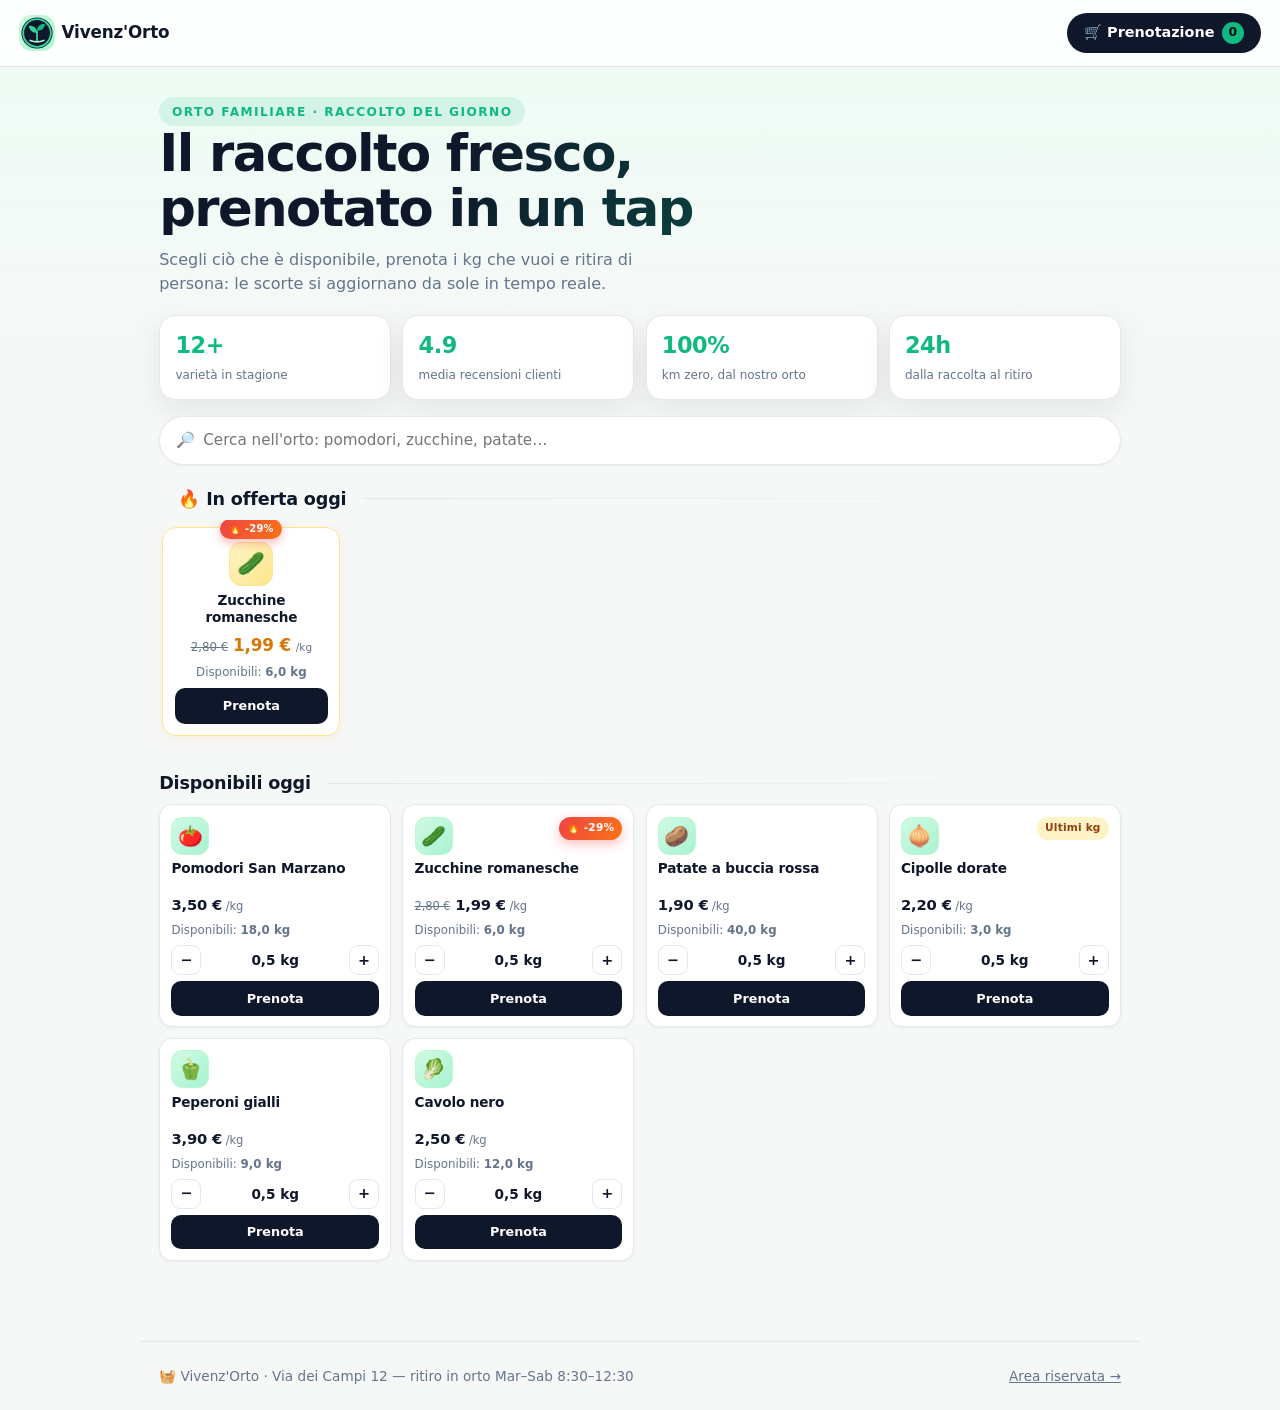
<file: index.html>
<!DOCTYPE html>
<html lang="it">
<head>
<meta charset="UTF-8">
<meta name="viewport" content="width=device-width, initial-scale=1.0">
<title>Vivenz'Orto — Raccolto fresco, prenotazione al kg</title>
<meta name="description" content="Prenota online frutta e verdura raccolta il giorno stesso da Vivenz'Orto. Offerte del giorno, scorte in tempo reale, ritiro di persona in orto.">
<link rel="icon" href="data:image/svg+xml,%3Csvg%20xmlns='http://www.w3.org/2000/svg'%20viewBox='0%200%2048%2048'%3E%3Ccircle%20cx='24'%20cy='24'%20r='22'%20fill='%230f172a'/%3E%3Ccircle%20cx='24'%20cy='24'%20r='19.5'%20fill='none'%20stroke='%2334d399'%20stroke-width='2.6'/%3E%3Cpath%20d='M24,34.5V21.5'%20stroke='%2334d399'%20stroke-width='2.6'%20stroke-linecap='round'/%3E%3Cpath%20d='M24,23.5C24,16.5,18,13,12.5,14C13.5,20.5,18,24,24,23.5Z'%20fill='%2334d399'/%3E%3Cpath%20d='M24,20.5C24,14,30,10.5,35,11.5C34.5,17.5,30,21,24,20.5Z'%20fill='%2310b981'/%3E%3Cpath%20d='M14.5,34.5Q24,38.5,33.5,34.5'%20fill='none'%20stroke='%23a7f3d0'%20stroke-width='2.4'%20stroke-linecap='round'/%3E%3C/svg%3E">
<link rel="stylesheet" href="style.css">
<style>
  /* Supplementi specifici della homepage (il design system resta in style.css) */
  .skip{position:absolute;left:-9999px}
  .skip:focus{left:1rem;top:1rem;z-index:99;background:#0f172a;color:#fff;padding:.5rem .8rem;border-radius:8px}
  .brand{font-weight:800;font-size:1.05rem;text-decoration:none;color:inherit;letter-spacing:-.01em}
  .kicker{display:inline-block;font-size:.76rem;font-weight:700;letter-spacing:.12em;text-transform:uppercase;color:var(--accent,#059669);background:rgba(16,185,129,.12);padding:.35rem .8rem;border-radius:99px}
  .hero{max-width:1000px;margin:0 auto;padding:1.9rem 1.2rem 1rem}
  .stats{display:grid;grid-template-columns:repeat(2,1fr);gap:.7rem;margin-top:1.2rem}
  @media(min-width:700px){.stats{grid-template-columns:repeat(4,1fr)}}
  .stat{background:var(--card,#fff);border:1px solid var(--line,#e2e8f0);border-radius:var(--radius,14px);padding:.8rem .95rem;box-shadow:var(--shadow,0 1px 3px rgba(15,23,42,.06))}
  .stat strong{display:block;font-size:1.4rem;letter-spacing:-.02em;color:var(--accent,#059669)}
  .stat span{font-size:.75rem;color:var(--muted,#64748b)}
  .price{font-weight:800}
  .price small{color:var(--muted,#64748b);font-weight:500;font-size:.72rem}
  .price s{color:var(--muted);font-weight:500;font-size:.78em}
  .price .now{color:#d97706}
  .stock{font-size:.74rem;color:var(--muted,#64748b)}
  .badge{position:absolute;top:.7rem;right:.7rem;font-size:.66rem;font-weight:700;padding:.22rem .5rem;border-radius:99px;background:#fef3c7;color:#92400e}
  .badge.out{background:#fee2e2;color:#991b1b}
  .badge.sale{background:linear-gradient(120deg,#ef4444,#f97316);color:#fff;box-shadow:0 4px 12px rgba(239,68,68,.35)}
  .stepper{display:flex;align-items:center;gap:.45rem}
  .stepper button,.mini{width:30px;height:30px;border-radius:9px;border:1px solid var(--line,#e2e8f0);background:#fff;font-size:.9rem;font-weight:700;cursor:pointer;color:var(--ink,#0f172a);display:grid;place-items:center;transition:border-color .15s,background .15s}
  .stepper button:hover,.mini:hover{border-color:var(--accent);background:#ecfdf5}
  .stepper .kg{flex:1;text-align:center;font-weight:600;font-size:.85rem;font-variant-numeric:tabular-nums}
  .soldout{opacity:.55}
  .soldout .stepper,.soldout .product-add{display:none}
  .cart-head{display:flex;justify-content:space-between;align-items:center}
  .cart li{display:flex;justify-content:space-between;align-items:center;gap:.5rem;padding:.65rem 0;border-bottom:1px dashed var(--line,#e2e8f0);font-size:.9rem;list-style:none}
  .cart small{color:var(--muted,#64748b)}
  #cart-total{font-weight:800;margin-top:.8rem;text-align:right}
  #checkout:disabled{opacity:.45;cursor:not-allowed}
  .note{font-size:.75rem;color:var(--muted,#64748b);margin-top:.6rem}
  #cart-count:empty{display:none}
  .toast{position:fixed;left:50%;bottom:1.2rem;transform:translate(-50%,20px);background:#0f172a;color:#fff;padding:.8rem 1.2rem;border-radius:99px;font-size:.9rem;opacity:0;pointer-events:none;transition:.3s;z-index:60;box-shadow:0 10px 30px rgba(0,0,0,.25);max-width:90vw;text-align:center}
  .toast.show{opacity:1;transform:translate(-50%,0)}
  footer{max-width:1000px;margin:2rem auto 0;padding:1.5rem 1.2rem;border-top:1px solid var(--line,#e2e8f0);color:var(--muted,#64748b);font-size:.85rem;display:flex;flex-wrap:wrap;gap:.5rem 1.5rem;justify-content:space-between}
  footer a{color:inherit}
</style>
</head>
<body>
<a class="skip" href="#prodotti">Salta al contenuto</a>

<header>
  <a class="brand" href="index.html">
    <svg class="logo-mark" viewBox="0 0 48 48" aria-hidden="true" focusable="false">
      <circle cx="24" cy="24" r="22" fill="#0f172a"/>
      <circle cx="24" cy="24" r="19.5" fill="none" stroke="#34d399" stroke-width="2.6"/>
      <path d="M24 34.5V21.5" stroke="#34d399" stroke-width="2.6" stroke-linecap="round"/>
      <path d="M24 23.5C24 16.5 18 13 12.5 14C13.5 20.5 18 24 24 23.5Z" fill="#34d399"/>
      <path d="M24 20.5C24 14 30 10.5 35 11.5C34.5 17.5 30 21 24 20.5Z" fill="#10b981"/>
      <path d="M14.5 34.5Q24 38.5 33.5 34.5" fill="none" stroke="#a7f3d0" stroke-width="2.4" stroke-linecap="round"/>
    </svg>
    <span id="brand-name">Vivenz'Orto</span>
  </a>
  <button id="cart-btn" aria-label="Apri il carrello del ritiro">🛒 Prenotazione <span id="cart-count"></span></button>
</header>

<section class="hero">
  <p class="kicker" id="hero-kicker">Orto familiare · Raccolto del giorno</p>
  <h1 id="hero-title">Il raccolto fresco,<br>prenotato in un tap</h1>
  <p class="sub" id="hero-sub">Scegli ciò che è disponibile, prenota i kg che vuoi e ritira di persona: le scorte si aggiornano da sole in tempo reale.</p>
  <div class="stats" id="hero-stats">
    <div class="stat"><strong>12+</strong><span>varietà in stagione</span></div>
    <div class="stat"><strong>4.9</strong><span>media recensioni clienti</span></div>
    <div class="stat"><strong>100%</strong><span>km zero, dal nostro orto</span></div>
    <div class="stat"><strong>24h</strong><span>dalla raccolta al ritiro</span></div>
  </div>
</section>

<!-- Ricerca -->
<div class="toolbar" role="search">
  <div class="search-box">
    <span class="ico" aria-hidden="true">🔎</span>
    <input id="search" type="search" placeholder="Cerca nell'orto: pomodori, zucchine, patate…" aria-label="Cerca i prodotti disponibili">
    <button id="search-clear" class="mini hidden" type="button" aria-label="Azzera la ricerca">✕</button>
  </div>
</div>

<!-- Offerte del giorno (carosello orizzontale, impostate dall'admin) -->
<section id="offerte" aria-label="Prodotti in offerta">
  <div class="section-head"><h2>🔥 In offerta oggi</h2><div class="line"></div></div>
  <div id="offers"></div>
</section>

<main id="prodotti">
  <div class="section-head"><h2>Disponibili oggi</h2><div class="line"></div></div>
  <div id="products" class="grid"></div>
</main>

<footer>
  <span id="footer-info">
    <svg class="logo-mark small" viewBox="0 0 48 48" aria-hidden="true" focusable="false">
      <circle cx="24" cy="24" r="22" fill="#0f172a"/>
      <circle cx="24" cy="24" r="19.5" fill="none" stroke="#34d399" stroke-width="2.6"/>
      <path d="M24 34.5V21.5" stroke="#34d399" stroke-width="2.6" stroke-linecap="round"/>
      <path d="M24 23.5C24 16.5 18 13 12.5 14C13.5 20.5 18 24 24 23.5Z" fill="#34d399"/>
      <path d="M24 20.5C24 14 30 10.5 35 11.5C34.5 17.5 30 21 24 20.5Z" fill="#10b981"/>
      <path d="M14.5 34.5Q24 38.5 33.5 34.5" fill="none" stroke="#a7f3d0" stroke-width="2.4" stroke-linecap="round"/>
    </svg>
    <span id="footer-text">Vivenz'Orto · Via dei Campi 12 — ritiro in orto Mar–Sab 8:30–12:30</span>
  </span>
  <span><a href="admin.html">Area riservata →</a></span>
</footer>

<aside id="cart" class="cart hidden" aria-label="Carrello del ritiro">
  <div class="cart-head">
    <h2 id="cart-title">Il tuo ritiro</h2>
    <button id="cart-close" class="mini" aria-label="Chiudi carrello">✕</button>
  </div>

  <!-- Step 1: riepilogo -->
  <div id="cart-view">
    <ul id="cart-list"></ul>
    <p id="cart-total"></p>
    <button id="checkout">Continua — inserisci i tuoi dati</button>
  </div>

  <!-- Step 2: dati per il ritiro -->
  <div id="step-data" class="hidden">
    <button id="back-cart" class="btn-ghost back" type="button">← Torna al riepilogo</button>
    <form id="cust-form" class="c-form" novalidate>
      <div class="c-row">
        <label>Nome <input name="fname" autocomplete="given-name" required>
          <small class="field-err">Inserisci il nome</small></label>
        <label>Cognome <input name="lname" autocomplete="family-name" required>
          <small class="field-err">Inserisci il cognome</small></label>
      </div>
      <label>Telefono <input name="phone" type="tel" inputmode="tel" autocomplete="tel" placeholder="333 1234567" required>
        <small class="field-err">Numero non valido</small></label>
      <label>Email <input name="email" type="email" inputmode="email" autocomplete="email" placeholder="nome@email.it" required>
        <small class="field-err">Email non valida</small></label>
      <label>Note per il ritiro <span class="opt">(facoltative)</span>
        <input name="notes" placeholder="Es. passo a ritirare verso le 10:30"></label>
      <p class="c-total-line">Totale da pagare al ritiro: <strong id="step-total"></strong></p>
      <button class="c-submit" type="submit">Confermo l'ordine 🌱</button>
    </form>
  </div>

  <!-- Step 3: ordine confermato -->
  <div id="step-done" class="hidden" aria-live="polite">
    <div class="done-box">
      <div class="done-ico">🌱</div>
      <h3>Prenotazione confermata!</h3>
      <p id="done-msg"></p>
      <ul class="done-recap" id="done-recap"></ul>
      <p class="done-total">Da pagare al ritiro: <strong id="done-total"></strong></p>
      <button id="done-close" class="c-submit" type="button">Perfetto, a presto! 👋</button>
    </div>
  </div>

  <p class="note">Nessun pagamento online: paghi in contanti o con POS al ritiro in orto.</p>
</aside>

<div id="toast" class="toast" role="status" aria-live="polite"></div>

<script src="script.js"></script>
</body>
</html>
</file>
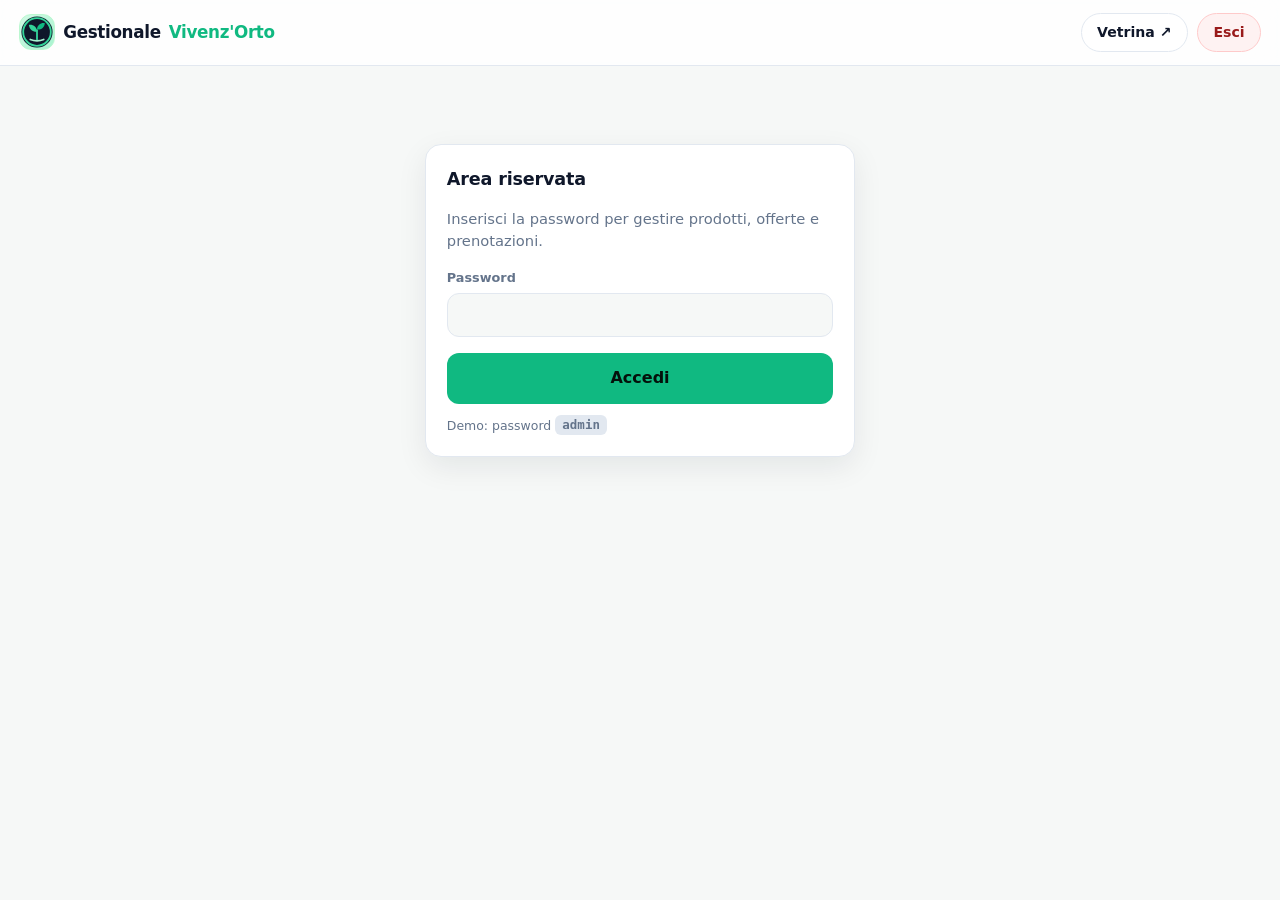
<file: admin.html>
<!DOCTYPE html>
<html lang="it">
<head>
<meta charset="UTF-8">
<meta name="viewport" content="width=device-width, initial-scale=1.0">
<title>Vivenz'Orto — Gestionale</title>
<link rel="icon" href="data:image/svg+xml,%3Csvg%20xmlns='http://www.w3.org/2000/svg'%20viewBox='0%200%2048%2048'%3E%3Ccircle%20cx='24'%20cy='24'%20r='22'%20fill='%230f172a'/%3E%3Ccircle%20cx='24'%20cy='24'%20r='19.5'%20fill='none'%20stroke='%2334d399'%20stroke-width='2.6'/%3E%3Cpath%20d='M24,34.5V21.5'%20stroke='%2334d399'%20stroke-width='2.6'%20stroke-linecap='round'/%3E%3Cpath%20d='M24,23.5C24,16.5,18,13,12.5,14C13.5,20.5,18,24,24,23.5Z'%20fill='%2334d399'/%3E%3Cpath%20d='M24,20.5C24,14,30,10.5,35,11.5C34.5,17.5,30,21,24,20.5Z'%20fill='%2310b981'/%3E%3Cpath%20d='M14.5,34.5Q24,38.5,33.5,34.5'%20fill='none'%20stroke='%23a7f3d0'%20stroke-width='2.4'%20stroke-linecap='round'/%3E%3C/svg%3E">
<link rel="stylesheet" href="style.css">
<style>
  /* Supplementi specifici del gestionale */
  .f-grid .check{flex-direction:row;align-items:center;gap:.55rem;text-transform:none;letter-spacing:0;font-size:.88rem;color:var(--ink);cursor:pointer}
  .f-grid .check input{width:1.05rem;height:1.05rem;accent-color:var(--accent);cursor:pointer;padding:0}
  .sale-chip{display:inline-block;margin-top:.25rem;font-size:.72rem;font-weight:800;color:#92400e;background:#fef3c7;border:1px solid #fde68a;padding:.12rem .5rem;border-radius:99px}
  #p-form .sale-on{border-color:var(--accent);box-shadow:0 0 0 3px rgba(16,185,129,.15)}
  /* Sezione testi del sito */
  .sub-h{font-size:.72rem;font-weight:800;text-transform:uppercase;letter-spacing:.08em;color:var(--muted);margin:1.3rem 0 .05rem;padding-top:1.1rem;border-top:1px dashed var(--line)}
  #hero-form .sub-h:first-child,form:first-of-type .sub-h{margin-top:0;padding-top:0;border-top:0}
  .f-grid .pair{display:grid;grid-template-columns:92px 1fr;gap:.45rem}
  .f-grid .pair input{min-width:0}
  .f-grid textarea{resize:vertical;min-height:2.5rem;line-height:1.4}
  .save-hint{font-size:.74rem;color:var(--muted);margin-top:.4rem}
</style>
</head>
<body class="admin">

<header class="site-header">
  <a class="logo" href="admin.html">
    <svg class="logo-mark" viewBox="0 0 48 48" aria-hidden="true" focusable="false">
      <circle cx="24" cy="24" r="22" fill="#0f172a"/>
      <circle cx="24" cy="24" r="19.5" fill="none" stroke="#34d399" stroke-width="2.6"/>
      <path d="M24 34.5V21.5" stroke="#34d399" stroke-width="2.6" stroke-linecap="round"/>
      <path d="M24 23.5C24 16.5 18 13 12.5 14C13.5 20.5 18 24 24 23.5Z" fill="#34d399"/>
      <path d="M24 20.5C24 14 30 10.5 35 11.5C34.5 17.5 30 21 24 20.5Z" fill="#10b981"/>
      <path d="M14.5 34.5Q24 38.5 33.5 34.5" fill="none" stroke="#a7f3d0" stroke-width="2.4" stroke-linecap="round"/>
    </svg>
    Gestionale <span id="admin-shop">Vivenz'Orto</span>
  </a>
  <div class="head-actions">
    <a class="btn-ghost" href="index.html">Vetrina ↗</a>
    <button id="logout" class="btn-danger" type="button">Esci</button>
  </div>
</header>

<main class="admin-wrap">

  <!-- Login -->
  <section id="gate" class="gate card">
    <h2>Area riservata</h2>
    <p class="muted">Inserisci la password per gestire prodotti, offerte e prenotazioni.</p>
    <form id="login-form">
      <label>Password <input id="pass" type="password" required></label>
      <button class="btn-primary big" type="submit">Accedi</button>
      <p class="hint">Demo: password <code>admin</code></p>
    </form>
  </section>

  <!-- Pannello -->
  <div id="panel" class="hidden">

    <section id="alerts" aria-label="Avvisi scorte"></section>

    <section class="card">
      <h2>📋 Prenotazioni</h2>
      <div id="orders"></div>
    </section>

    <section class="card">
      <h2 id="form-title">➕ Nuovo prodotto</h2>
      <form id="p-form">
        <div class="f-grid">
          <label>Emoji <input name="emoji" maxlength="4" placeholder="🥬"></label>
          <label>Prezzo €/kg <input name="price" type="number" step="0.10" min="0.10" required></label>
          <label class="full">Nome prodotto <input name="name" required></label>
          <label class="full">Descrizione <input name="desc" required></label>
          <label>Disponibilità (kg) <input name="available" type="number" step="0.5" min="0" required></label>
          <label>Allerta se sotto (kg) <input name="threshold" type="number" step="0.5" min="0" required></label>
          <label class="full check"><input type="checkbox" name="sale"> 🔥 Metti in offerta (appare in alto nella vetrina, con prezzo barrato)</label>
          <label class="full">Prezzo di offerta €/kg <input name="salePrice" type="number" step="0.10" min="0.10" placeholder="Es. 1,99 — serve solo se in offerta"></label>
        </div>
        <div class="f-actions">
          <button class="btn-primary" type="submit">Salva prodotto</button>
          <button class="btn-ghost hidden" id="cancel-edit" type="button">Annulla modifica</button>
        </div>
      </form>
    </section>

    <section class="card">
      <h2>🥬 Prodotti</h2>
      <div id="plist"></div>
    </section>

    <section class="card">
      <h2>✍️ Testi del sito</h2>
      <p class="muted" style="margin-bottom:.2rem">Personalizza il benvenuto e i recap dell'orto nella vetrina: le modifiche sono immediatamente visibili in homepage.</p>

      <form id="hero-form">
        <p class="sub-h">Benvenuto in vetrina (hero)</p>
        <div class="f-grid">
          <label class="full">Etichetta sopra il titolo <input name="kicker" maxlength="60" placeholder="Orto familiare · Raccolto del giorno"></label>
          <label class="full">Titolo principale <textarea name="title" rows="2" placeholder="Il raccolto fresco,&#10;prenotato in un tap"></textarea></label>
          <label class="full">Sottotitolo <textarea name="sub" rows="2" placeholder="Descrivi in due righe come funziona la prenotazione"></textarea></label>
          <label class="full">1ª statistica — numero e descrizione
            <span class="pair"><input name="s1v" maxlength="8" placeholder="12+"><input name="s1l" maxlength="34" placeholder="varietà in stagione"></span></label>
          <label class="full">2ª statistica
            <span class="pair"><input name="s2v" maxlength="8" placeholder="4.9"><input name="s2l" maxlength="34" placeholder="media recensioni clienti"></span></label>
          <label class="full">3ª statistica
            <span class="pair"><input name="s3v" maxlength="8" placeholder="100%"><input name="s3l" maxlength="34" placeholder="km zero, dal nostro orto"></span></label>
          <label class="full">4ª statistica
            <span class="pair"><input name="s4v" maxlength="8" placeholder="24h"><input name="s4l" maxlength="34" placeholder="dalla raccolta al ritiro"></span></label>
        </div>
        <div class="f-actions">
          <button class="btn-primary" type="submit">Salva benvenuto</button>
        </div>
        <p class="save-hint">💡 Nel titolo premi Invio per andare a capo. Svuota numero e descrizione di una statistica per non mostrarla.</p>
      </form>

      <form id="info-form">
        <p class="sub-h">Info orto (footer della vetrina)</p>
        <div class="f-grid">
          <label>Nome dell'orto <input name="shopName" maxlength="40" placeholder="Vivenz'Orto"></label>
          <label>Indirizzo <input name="address" maxlength="60" placeholder="Via dei Campi 12"></label>
          <label class="full">Orari di ritiro <input name="hours" maxlength="80" placeholder="ritiro in orto Mar–Sab 8:30–12:30"></label>
        </div>
        <div class="f-actions">
          <button class="btn-primary" type="submit">Salva info orto</button>
        </div>
      </form>
    </section>

  </div>
</main>

<div id="toast" class="toast" role="status" aria-live="polite"></div>

<script src="admin.js"></script>
</body>
</html>
</file>
<file: style.css>
/* ============ Base ============ */
*{margin:0;padding:0;box-sizing:border-box}
:root{--bg:#f6f8f7;--card:#fff;--ink:#0f172a;--muted:#64748b;--line:#e2e8f0;--accent:#10b981;--accent2:#34d399;--dark:#0f172a;--warn:#f59e0b;--danger:#ef4444;--radius:16px;--shadow:0 10px 30px rgba(15,23,42,.08)}
html{scroll-behavior:smooth}
body{font-family:system-ui,-apple-system,'Segoe UI',sans-serif;color:var(--ink);line-height:1.5;-webkit-font-smoothing:antialiased;min-height:100vh;display:flex;flex-direction:column;background:linear-gradient(180deg,#ecfdf5 0%,var(--bg) 340px) var(--bg)}
body.admin{background:var(--bg)}
img{max-width:100%;display:block}
button{font:inherit;cursor:pointer;border:0;background:none;color:inherit}
input,select,textarea{font:inherit}
::selection{background:#a7f3d0}
:focus-visible{outline:3px solid rgba(16,185,129,.4);outline-offset:2px;border-radius:6px}

/* ============ Skip link (accessibilità vetrina) ============ */
.skip{position:absolute;left:-9999px}
.skip:focus{left:1rem;top:1rem;z-index:99;background:#0f172a;color:#fff;padding:.5rem .8rem;border-radius:8px}

/* ============ Header (vetrina + admin) ============ */
header,.site-header{position:sticky;top:0;z-index:50;display:flex;justify-content:space-between;align-items:center;gap:1rem;padding:.8rem 1.2rem;background:rgba(255,255,255,.82);backdrop-filter:blur(14px);-webkit-backdrop-filter:blur(14px);border-bottom:1px solid var(--line)}
.brand{display:inline-flex;align-items:center;gap:.4rem;font-weight:800;font-size:1.05rem;letter-spacing:-.02em;text-decoration:none;color:var(--ink)}
.logo{display:flex;align-items:center;gap:.5rem;font-weight:800;font-size:1.05rem;letter-spacing:-.02em;text-decoration:none;color:var(--ink)}
.logo span{color:var(--accent)}
/* Badge del marchio (vetrina + gestionale): stessa tinta dello stock .sym */
.logo-mark{display:inline-grid;place-items:center;width:36px;height:36px;border-radius:12px;background:linear-gradient(135deg,#d1fae5,#a7f3d0);border:1px solid #bbf7d0;font-size:1.2rem;line-height:1;flex:none;transition:transform .25s ease}
a:hover>.logo-mark{transform:rotate(-8deg) scale(1.08)}
.head-actions{display:flex;gap:.6rem;align-items:center}
#cart-btn{display:inline-flex;align-items:center;gap:.45rem;padding:.55rem 1.05rem;border-radius:99px;background:var(--dark);color:#fff;font-weight:700;font-size:.9rem;transition:background .2s,transform .15s,box-shadow .2s}
#cart-btn:hover{background:var(--accent);color:#04110b;box-shadow:0 6px 18px rgba(16,185,129,.35)}
#cart-btn:active{transform:scale(.96)}
#cart-btn.bump{animation:bump .5s cubic-bezier(.34,1.56,.64,1)}
#cart-count{display:inline-flex;align-items:center;justify-content:center;min-width:1.4rem;height:1.4rem;padding:0 .3rem;background:var(--accent);color:#04110b;border-radius:99px;font-size:.78rem;font-weight:800}
#cart-count.pop{animation:bump .5s cubic-bezier(.34,1.56,.64,1)}

/* ============ Hero (vetrina) ============ */
.hero{max-width:1000px;margin:0 auto;padding:1.9rem 1.2rem 1rem;width:100%}
.hero h1{font-size:clamp(2rem,6vw,3.2rem);line-height:1.06;letter-spacing:-.03em;font-weight:800;background:linear-gradient(120deg,var(--ink) 30%,#047857);-webkit-background-clip:text;background-clip:text;-webkit-text-fill-color:transparent}
.hero .sub{color:var(--muted);max-width:48ch;margin-top:.8rem;font-size:1rem}
.kicker{display:inline-block;font-size:.76rem;font-weight:700;letter-spacing:.12em;text-transform:uppercase;color:#047857;background:rgba(16,185,129,.12);padding:.35rem .8rem;border-radius:99px}
.stats{display:grid;grid-template-columns:repeat(2,1fr);gap:.7rem;margin-top:1.2rem}
@media(min-width:700px){.stats{grid-template-columns:repeat(4,1fr)}}
.stat{background:var(--card);border:1px solid var(--line);border-radius:14px;padding:.8rem .95rem;box-shadow:0 1px 3px rgba(15,23,42,.06)}
.stat strong{display:block;font-size:1.4rem;letter-spacing:-.02em;color:var(--accent)}
.stat span{font-size:.75rem;color:var(--muted)}

/* ============ Barra di ricerca ============ */
.toolbar{max-width:1000px;width:100%;margin:0 auto;padding:0 1.2rem}
.search-box{display:flex;align-items:center;gap:.5rem;background:var(--card);border:1px solid var(--line);border-radius:99px;padding:.4rem .5rem .4rem 1rem;box-shadow:0 1px 3px rgba(15,23,42,.05);transition:border-color .15s,box-shadow .15s}
.search-box:focus-within{border-color:var(--accent);box-shadow:0 0 0 3px rgba(16,185,129,.15)}
.search-box .ico{font-size:.95rem;opacity:.75}
#search{flex:1;min-width:0;border:0;background:transparent;padding:.35rem 0;font-size:.95rem;border-radius:0}
#search:focus{outline:none;box-shadow:none;border-color:transparent}

/* ============ Sezioni e griglia prodotti (compatta: 2 colonne già su mobile) ============ */
main{padding-bottom:2rem}
.section-head{max-width:1000px;margin:1.3rem auto .5rem;padding:0 1.2rem;display:flex;align-items:center;gap:1rem}
.section-head h2{font-size:1.1rem;white-space:nowrap;letter-spacing:-.01em}
.section-head .line{flex:1;height:1px;background:linear-gradient(90deg,var(--line),transparent)}
.grid{display:grid;gap:.7rem;grid-template-columns:repeat(2,1fr);max-width:1000px;margin:0 auto;padding:0 1.2rem 1rem}
@media(min-width:700px){.grid{grid-template-columns:repeat(3,1fr)}}
@media(min-width:1020px){.grid{grid-template-columns:repeat(4,1fr)}}

/* ============ Card prodotto compatta ============ */
.product{position:relative;background:var(--card);border:1px solid var(--line);border-radius:13px;padding:.7rem .7rem .65rem;display:flex;flex-direction:column;gap:.35rem;box-shadow:0 1px 3px rgba(15,23,42,.05);transition:transform .2s ease,box-shadow .2s ease,border-color .2s ease;animation:rise .45s ease both;animation-delay:calc(var(--i,0)*.04s);min-width:0}
.product:hover{transform:translateY(-3px);box-shadow:var(--shadow);border-color:#a7f3d0}
.sym{width:38px;height:38px;display:grid;place-items:center;font-size:1.25rem;border-radius:11px;background:linear-gradient(135deg,#d1fae5,#a7f3d0);border:1px solid #bbf7d0;flex:none}
.product h3{font-size:.85rem;font-weight:700;letter-spacing:-.01em;line-height:1.25;display:-webkit-box;-webkit-line-clamp:2;-webkit-box-orient:vertical;overflow:hidden;min-height:2.1em}
.product .desc{font-size:.78rem;color:var(--muted);display:-webkit-box;-webkit-line-clamp:2;-webkit-box-orient:vertical;overflow:hidden}
.product .price{font-size:.92rem;letter-spacing:-.01em}
.product .price s{color:var(--muted);font-weight:500;font-size:.78em}
.product-add{margin-top:auto;width:100%;padding:.48rem;border-radius:10px;background:var(--dark);color:#fff;font-weight:700;font-size:.8rem;transition:background .18s,transform .15s,box-shadow .18s}
.product-add:hover{background:var(--accent);color:#04110b;box-shadow:0 6px 18px rgba(16,185,129,.35)}
.product-add:active{transform:scale(.97)}
.product-add.done{background:var(--accent);color:#04110b;animation:bump .45s cubic-bezier(.34,1.56,.64,1)}
.stock{font-size:.68rem;color:var(--muted)}
.badge{position:absolute;top:.45rem;right:.45rem;font-size:.58rem;font-weight:800;padding:.14rem .42rem;border-radius:99px;background:#fef3c7;color:#92400e;letter-spacing:.02em}
.badge.out{background:#fee2e2;color:#991b1b}
.badge.sale{background:linear-gradient(120deg,#ef4444,#f97316);color:#fff;box-shadow:0 3px 10px rgba(239,68,68,.35)}
.stepper{display:flex;align-items:center;gap:.35rem}
.stepper button{width:26px;height:26px;border-radius:8px;border:1px solid var(--line);background:#fff;font-size:.82rem;font-weight:700;cursor:pointer;color:var(--ink);display:grid;place-items:center;flex:none;transition:border-color .15s,background .15s}
.stepper button:hover{border-color:var(--accent);background:#ecfdf5}
.stepper .kg{flex:1;text-align:center;font-weight:600;font-size:.75rem;font-variant-numeric:tabular-nums}
.soldout{opacity:.55}
.soldout .stepper,.soldout .product-add{display:none}
/* Feedback "aggiunto al carrello": anello verde + micro-rimbalzo, senza re-render della griglia */
.product.just-added{animation:card-ok .6s cubic-bezier(.34,1.56,.64,1);z-index:1}

/* ============ Pulsanti mini (carrello, ricerca, chiusura) ============ */
.mini{width:30px;height:30px;border-radius:9px;border:1px solid var(--line);background:#fff;font-size:.9rem;font-weight:700;cursor:pointer;color:var(--ink);display:grid;place-items:center;flex:none;transition:border-color .15s,background .15s}
.mini:hover{border-color:var(--accent);background:#ecfdf5}

/* ============ Carosello offerte (scroll orizzontale) ============ */
#offerte{max-width:1000px;width:100%;margin:0 auto;padding:0 1.2rem}
#offers{display:flex;gap:.7rem;overflow-x:auto;padding:.45rem .2rem .85rem;scroll-snap-type:x mandatory;overscroll-behavior-x:contain;-webkit-overflow-scrolling:touch;scrollbar-width:thin;scrollbar-color:#bbf7d0 transparent}
#offers::-webkit-scrollbar{height:6px}
#offers::-webkit-scrollbar-thumb{background:#bbf7d0;border-radius:99px}
.offer-card{position:relative;flex:0 0 clamp(148px,42vw,178px);scroll-snap-align:start;background:var(--card);border:1px solid #fde68a;border-radius:14px;padding:.85rem .7rem .7rem;display:flex;flex-direction:column;gap:.4rem;align-items:center;text-align:center;box-shadow:0 3px 12px rgba(245,158,11,.10);animation:rise .4s ease both}
.offer-tag{position:absolute;top:-.55rem;left:50%;transform:translateX(-50%);font-size:.62rem;font-weight:800;letter-spacing:.02em;padding:.16rem .55rem;border-radius:99px;background:linear-gradient(120deg,#ef4444,#f97316);color:#fff;box-shadow:0 4px 10px rgba(239,68,68,.35);white-space:nowrap}
.offer-card .sym{width:44px;height:44px;font-size:1.4rem;border-radius:12px;background:linear-gradient(135deg,#fef3c7,#fde68a);border-color:#fde68a}
.offer-card h3{font-size:.85rem;font-weight:700;letter-spacing:-.01em;line-height:1.25;display:-webkit-box;-webkit-line-clamp:2;-webkit-box-orient:vertical;overflow:hidden;min-height:2.1em}
.o-price{display:flex;align-items:baseline;gap:.3rem;flex-wrap:wrap;justify-content:center}
.o-price s{color:var(--muted);font-size:.74rem;font-weight:500}
.o-price strong{color:#d97706;font-size:1.05rem;font-weight:800;letter-spacing:-.01em}
.o-price small{color:var(--muted);font-size:.66rem;font-weight:500}
.offer-card .product-add{font-size:.8rem;padding:.5rem}
.offer-card.just-added{animation:card-ok .6s cubic-bezier(.34,1.56,.64,1);z-index:1}

/* ============ Carrello (drawer) ============ */
.cart{position:fixed;top:0;right:0;bottom:0;width:min(380px,94vw);height:100dvh;background:var(--card);z-index:100;padding:1.3rem;display:flex;flex-direction:column;gap:.9rem;box-shadow:-16px 0 48px rgba(15,23,42,.22);border-left:1px solid var(--line);animation:slideIn .28s ease both}
.cart h2{font-size:1.15rem;letter-spacing:-.01em}
.cart h3{font-size:.95rem;letter-spacing:-.01em}
.cart-head{display:flex;justify-content:space-between;align-items:center}
#cart-list{flex:1;overflow-y:auto;margin:0;padding:0;list-style:none}
#cart-list li{display:flex;justify-content:space-between;align-items:center;gap:.5rem;padding:.65rem 0;border-bottom:1px dashed var(--line);font-size:.9rem;list-style:none;animation:rise .3s ease both}
#cart-list small{color:var(--muted)}
#cart-total{font-weight:800;margin-top:.8rem;text-align:right}
#checkout{width:100%;padding:.88rem;border-radius:12px;background:var(--accent);color:#04110b;font-weight:800;transition:box-shadow .18s,transform .15s,opacity .18s}
#checkout:hover{box-shadow:0 8px 22px rgba(16,185,129,.4)}
#checkout:active{transform:scale(.98)}
#checkout:disabled{opacity:.45;cursor:not-allowed;box-shadow:none}
#cart-view{display:flex;flex-direction:column;gap:.9rem;flex:1;min-height:0}
.note{font-size:.75rem;color:var(--muted);margin-top:.6rem}

/* ============ Checkout step 2: dati cliente (.c-form) ============ */
#step-data{flex:1;min-height:0;overflow-y:auto;display:flex;flex-direction:column;gap:.9rem;animation:rise .3s ease both;padding-right:.15rem}
.back{align-self:flex-start;padding:.45rem .85rem;border-radius:99px;border:1px solid var(--line);background:var(--card);font-size:.82rem;font-weight:600;color:var(--muted);transition:border-color .18s,background .18s,color .18s}
.back:hover{border-color:var(--accent);color:var(--ink);background:#ecfdf5}
.c-form{display:flex;flex-direction:column;gap:.7rem}
.c-row{display:grid;grid-template-columns:1fr 1fr;gap:.55rem}
@media(max-width:380px){.c-row{grid-template-columns:1fr}}
.c-form label{display:flex;flex-direction:column;gap:.3rem;font-size:.7rem;font-weight:700;text-transform:uppercase;letter-spacing:.06em;color:var(--muted)}
.c-form .opt{text-transform:none;letter-spacing:0;font-weight:500}
.c-form input{width:100%;padding:.62rem .75rem;font-size:.95rem;border-radius:10px}
.c-form label.bad input{border-color:var(--danger);box-shadow:0 0 0 3px rgba(239,68,68,.15);animation:shake .35s ease}
.field-err{display:none;font-size:.72rem;color:#991b1b;font-weight:600;text-transform:none;letter-spacing:0}
label.bad .field-err{display:block}
.c-total-line{display:flex;justify-content:space-between;align-items:center;font-size:.9rem;color:var(--muted);border-top:1px dashed var(--line);padding-top:.7rem}
.c-total-line strong{font-size:1.15rem;letter-spacing:-.01em;color:var(--ink)}
.c-submit{width:100%;padding:.88rem;border-radius:12px;background:var(--accent);color:#04110b;font-weight:800;transition:box-shadow .18s,transform .15s}
.c-submit:hover{box-shadow:0 8px 22px rgba(16,185,129,.4)}
.c-submit:active{transform:scale(.98)}

/* ============ Checkout step 3: conferma ordine ============ */
#step-done{flex:1;min-height:0;overflow-y:auto;display:flex;flex-direction:column}
.done-box{flex:1;display:flex;flex-direction:column;align-items:center;justify-content:center;text-align:center;gap:.55rem;animation:rise .35s ease both}
.done-ico{width:64px;height:64px;border-radius:999px;display:grid;place-items:center;font-size:1.9rem;background:linear-gradient(135deg,#d1fae5,#a7f3d0);border:1px solid #bbf7d0;animation:pop .5s cubic-bezier(.34,1.56,.64,1) both .1s}
@keyframes pop{from{transform:scale(.4);opacity:0}to{transform:scale(1);opacity:1}}
.done-box h3{font-size:1.15rem;letter-spacing:-.01em}
.done-box p{font-size:.88rem;color:var(--muted);max-width:30ch}
.done-recap{list-style:none;margin:.3rem 0 0;padding:.7rem .95rem;width:100%;background:var(--bg);border:1px solid var(--line);border-radius:12px;font-size:.85rem;display:flex;flex-direction:column;gap:.45rem;text-align:left}
.done-recap li{display:flex;justify-content:space-between;gap:.8rem}
.done-recap li span:first-child{color:var(--muted)}
.done-recap li strong{font-variant-numeric:tabular-nums}
.done-total{width:100%;display:flex;justify-content:space-between;align-items:center;font-size:.92rem;color:var(--muted);border-top:1px dashed var(--line);padding-top:.65rem}
.done-total strong{font-size:1.15rem;letter-spacing:-.01em;color:var(--ink)}

/* ============ Footer vetrina ============ */
footer{max-width:1000px;width:100%;margin:2rem auto 0;padding:1.5rem 1.2rem;border-top:1px solid var(--line);color:var(--muted);font-size:.85rem;display:flex;flex-wrap:wrap;gap:.5rem 1.5rem;justify-content:space-between}
footer a{color:inherit}

/* ============ Admin: struttura ============ */
.admin-wrap{max-width:960px;margin:0 auto;width:100%;padding:1.4rem 1.2rem;display:flex;flex-direction:column;gap:1.2rem}
.card{background:var(--card);border:1px solid var(--line);border-radius:var(--radius);padding:1.3rem;box-shadow:var(--shadow)}
.card h2{font-size:1.1rem;margin-bottom:1rem;letter-spacing:-.01em}
.muted{color:var(--muted);font-size:.92rem}
.gate{max-width:430px;width:100%;margin:3.5rem auto;animation:rise .4s ease both}
.gate form{margin-top:1rem}
.gate label{display:flex;flex-direction:column;gap:.35rem;font-size:.8rem;font-weight:700;color:var(--muted)}
input{padding:.7rem .9rem;border:1px solid var(--line);border-radius:12px;background:var(--bg);transition:border-color .15s,box-shadow .15s}
input:focus{outline:none;border-color:var(--accent);box-shadow:0 0 0 3px rgba(16,185,129,.18)}
.hint{font-size:.78rem;color:var(--muted);margin-top:.8rem}
.hint code{background:#e2e8f0;padding:.15rem .45rem;border-radius:6px;font-weight:700}
.shake{animation:shake .4s ease}
@keyframes shake{0%,100%{transform:translateX(0)}25%{transform:translateX(-8px)}75%{transform:translateX(8px)}}

/* ============ Admin: pulsanti ============ */
.btn-primary{display:inline-flex;align-items:center;justify-content:center;gap:.45rem;padding:.65rem 1.1rem;border-radius:12px;background:var(--accent);color:#04110b;font-weight:700;font-size:.92rem;transition:box-shadow .18s,transform .15s}
.btn-primary:hover{box-shadow:0 6px 18px rgba(16,185,129,.35)}
.btn-primary:active{transform:scale(.97)}
.btn-primary.big{width:100%;padding:.85rem;font-size:1rem;margin-top:1rem}
.btn-ghost{display:inline-flex;align-items:center;gap:.4rem;padding:.5rem .95rem;border-radius:99px;border:1px solid var(--line);background:var(--card);font-weight:600;font-size:.88rem;color:inherit;text-decoration:none;transition:border-color .18s,background .18s}
.btn-ghost:hover{border-color:var(--accent);background:#ecfdf5}
.btn-danger{display:inline-flex;align-items:center;gap:.4rem;padding:.5rem .95rem;border-radius:99px;border:1px solid #fecaca;background:#fef2f2;color:#991b1b;font-weight:700;font-size:.88rem;transition:background .18s,transform .15s}
.btn-danger:hover{background:#fee2e2}
.btn-danger:active{transform:scale(.96)}

/* ============ Admin: alert scorte ============ */
#alerts{display:flex;flex-direction:column;gap:.6rem}
.alert-banner{padding:.75rem 1rem;border-radius:12px;font-size:.88rem;font-weight:600;display:flex;align-items:center;gap:.5rem;animation:rise .4s ease both}
.alert-banner.low{background:#fef3c7;border:1px solid #fde68a;color:#92400e}
.alert-banner.out{background:#fee2e2;border:1px solid #fecaca;color:#991b1b}

/* ============ Admin: prenotazioni ============ */
.order{border:1px solid var(--line);border-radius:12px;padding:.9rem 1rem;margin-bottom:.8rem;animation:rise .3s ease both}
.order-head{display:flex;align-items:center;gap:.6rem;flex-wrap:wrap}
.order-head .when{color:var(--muted);font-size:.8rem;margin-right:auto}
.order-head .who{font-size:.85rem}
.order-items{list-style:none;margin-top:.7rem;padding:0;display:flex;flex-direction:column;gap:.35rem;font-size:.88rem}
.order-items li{display:flex;justify-content:space-between;align-items:center;gap:.6rem}
.order-items li span:first-child{flex:1}
.order-items .qty{color:var(--muted);font-variant-numeric:tabular-nums}
.order-total{margin-top:.6rem;text-align:right;font-size:.95rem}
.order-cust{margin-top:.6rem;padding:.55rem .75rem;background:#f8fafc;border:1px solid var(--line);border-radius:10px;font-size:.8rem;color:var(--muted);display:flex;flex-wrap:wrap;gap:.25rem 1.1rem}
.order-cust strong{color:var(--ink)}
.order-cust a{color:inherit}
.order-cust a:hover{color:var(--accent);text-decoration:none}
.cust-notes{flex-basis:100%;color:var(--muted)}
.order-cust.legacy span{font-style:italic}

/* ============ Admin: form e tabella ============ */
.f-grid{display:grid;gap:.9rem;grid-template-columns:1fr}
@media(min-width:640px){.f-grid{grid-template-columns:repeat(2,1fr)}.f-grid .full{grid-column:1/-1}}
.f-grid label{display:flex;flex-direction:column;gap:.3rem;font-size:.78rem;font-weight:700;color:var(--muted)}
.f-grid .check{flex-direction:row;align-items:center;gap:.55rem;text-transform:none;letter-spacing:0;font-size:.88rem;color:var(--ink);cursor:pointer}
.f-grid .check input{width:1.05rem;height:1.05rem;accent-color:var(--accent);cursor:pointer;padding:0}
#p-form .sale-on{border-color:var(--accent);box-shadow:0 0 0 3px rgba(16,185,129,.15)}
.sub-h{font-size:.72rem;font-weight:800;text-transform:uppercase;letter-spacing:.07em;color:var(--muted);margin:1.1rem 0 .15rem;padding-top:1rem;border-top:1px dashed var(--line)}
.sub-h:first-child{margin-top:0;padding-top:0;border-top:0}
.pair{display:grid;grid-template-columns:1fr 1fr;gap:.9rem}
@media(max-width:560px){.pair{grid-template-columns:1fr}}
.save-hint{font-size:.78rem;color:var(--muted);margin-top:.6rem}
.f-actions{display:flex;gap:.6rem;margin-top:1rem;flex-wrap:wrap}
.table-wrap{overflow-x:auto}
table{width:100%;border-collapse:collapse;font-size:.9rem}
th{text-align:left;color:var(--muted);font-size:.72rem;text-transform:uppercase;letter-spacing:.05em;padding:.5rem .4rem;border-bottom:1px solid var(--line);white-space:nowrap}
td{padding:.65rem .4rem;border-bottom:1px solid var(--line);vertical-align:middle}
td small{color:var(--muted)}
.p-emoji{font-size:1.15rem;margin-right:.3rem}
.sale-chip{display:inline-block;margin-top:.25rem;font-size:.72rem;font-weight:800;color:#92400e;background:#fef3c7;border:1px solid #fde68a;padding:.12rem .5rem;border-radius:99px}
.bar{height:6px;border-radius:99px;background:var(--line);overflow:hidden;min-width:80px;margin-bottom:.25rem}
.bar span{display:block;height:100%;border-radius:99px;background:var(--accent);transition:width .4s ease}
.bar.low span{background:var(--warn)}
.bar.out span{background:var(--danger)}
tr.alert-row{animation:flash 1.8s infinite}
@keyframes flash{0%,100%{background:#fffbeb}50%{background:#fde68a}}
.row-actions{display:flex;gap:.3rem}
.icon-btn{width:2rem;height:2rem;border-radius:9px;display:grid;place-items:center;border:1px solid var(--line);background:var(--card);font-size:.95rem;transition:background .15s,border-color .15s,transform .15s}
.icon-btn:hover{background:#fef2f2;border-color:var(--danger)}
.icon-btn:active{transform:scale(.92)}
.empty{border:1px dashed var(--line);border-radius:12px;padding:1.3rem;text-align:center;color:var(--muted);font-size:.9rem}

/* ============ Toast ============ */
.toast{position:fixed;left:50%;bottom:1.2rem;transform:translate(-50%,20px);background:var(--dark);color:#fff;padding:.8rem 1.3rem;border-radius:99px;font-weight:600;font-size:.9rem;opacity:0;pointer-events:none;transition:.3s;z-index:200;box-shadow:0 10px 30px rgba(0,0,0,.25);max-width:92vw;text-align:center}
.toast.show{opacity:1;transform:translate(-50%,0)}

/* ============ Emoji in volo verso il carrello (creata da script.js) ============ */
.fly-dot{position:fixed;z-index:120;width:42px;height:42px;display:grid;place-items:center;font-size:1.7rem;line-height:1;pointer-events:none;filter:drop-shadow(0 8px 14px rgba(15,23,42,.28))}

/* ============ Utilità e animazioni ============ */
.hidden{display:none!important}
.small{font-size:.75rem;color:var(--muted);font-weight:500}
@keyframes rise{from{opacity:0;transform:translateY(14px)}to{opacity:1;transform:none}}
@keyframes slideIn{from{opacity:0;transform:translateX(24px)}to{opacity:1;transform:none}}
@keyframes pulse{0%,100%{opacity:1}50%{opacity:.45}}
/* Feedback aggiunta al carrello: badge e bottone rimbalzano, la card emette un anello verde che si espande */
@keyframes bump{0%{transform:scale(1)}40%{transform:scale(1.35)}100%{transform:scale(1)}}
@keyframes card-ok{0%{transform:scale(1);box-shadow:0 0 0 0 rgba(16,185,129,.45)}45%{transform:scale(1.035)}100%{transform:scale(1);box-shadow:0 0 0 14px rgba(16,185,129,0)}}
@media(prefers-reduced-motion:reduce){*,*::before,*::after{animation:none!important;transition:none!important}}
</file>
